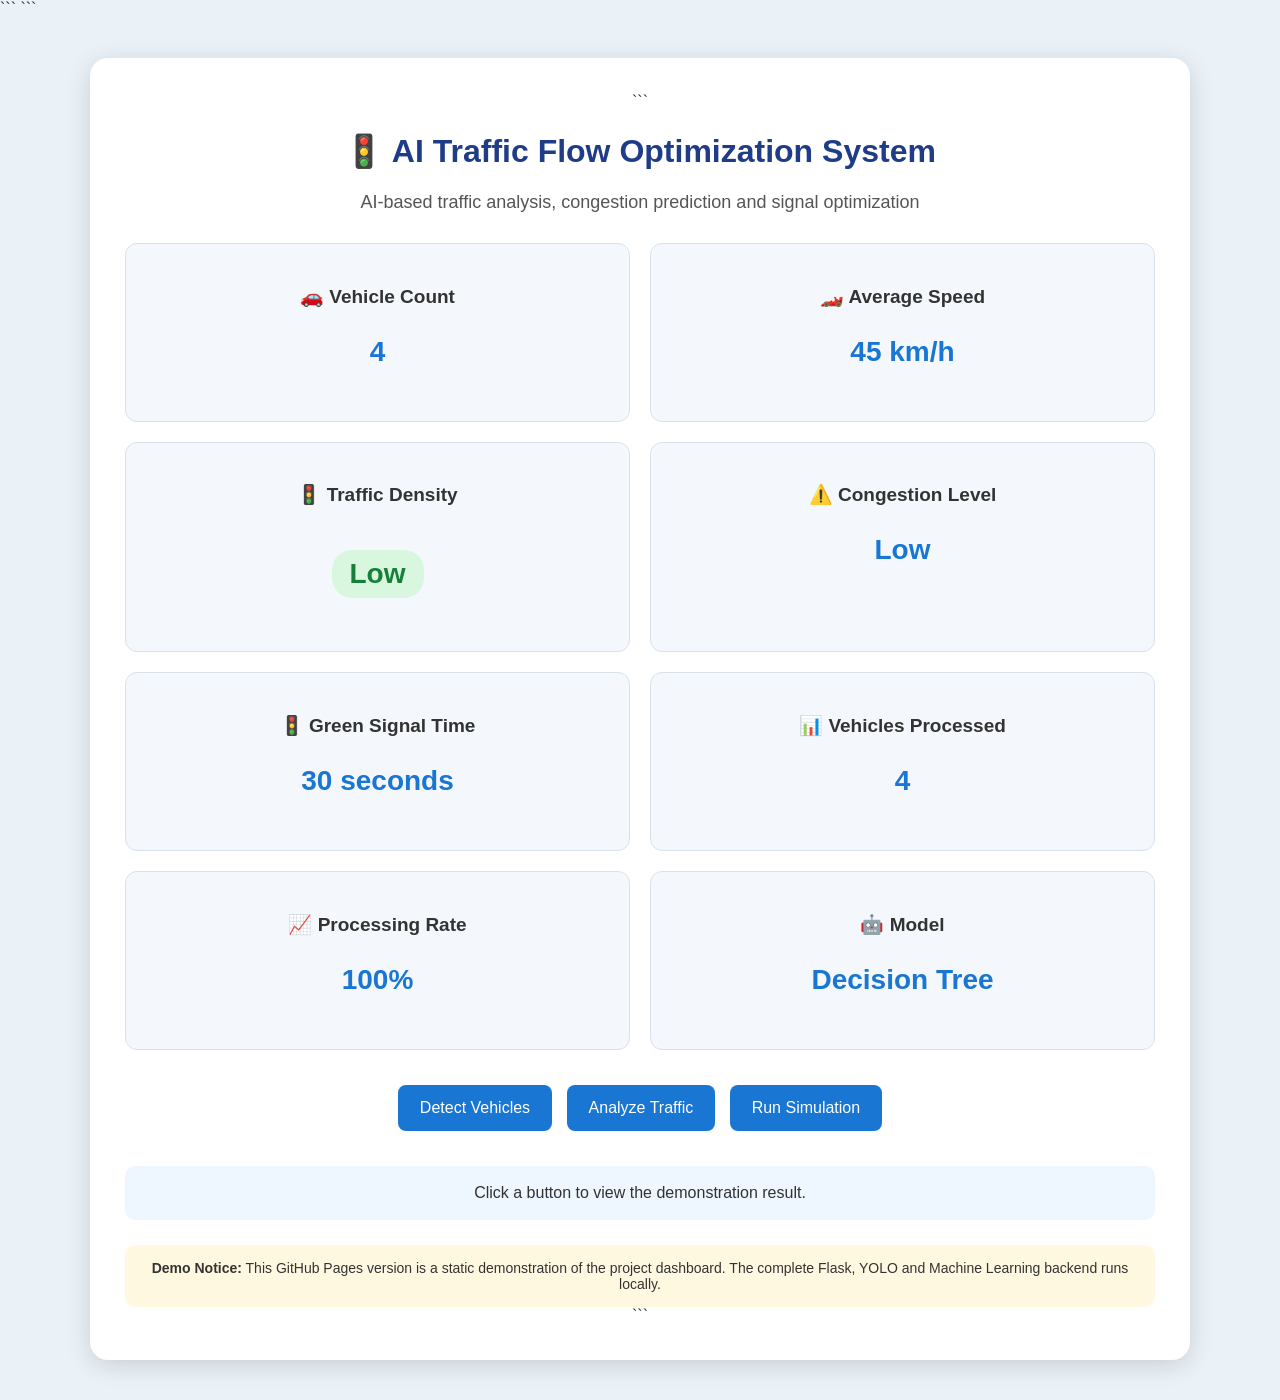
<file: index.html>
<!DOCTYPE html>

<html lang="en">
<head>
    <meta charset="UTF-8">
    <meta name="viewport" content="width=device-width, initial-scale=1.0">
    <title>AI Traffic Flow Optimization</title>

```
<style>
    * {
        box-sizing: border-box;
    }

    body {
        margin: 0;
        font-family: Arial, sans-serif;
        background: #eaf2f8;
        color: #333;
    }

    .container {
        width: 90%;
        max-width: 1100px;
        margin: 40px auto;
        padding: 35px;
        background: white;
        border-radius: 18px;
        text-align: center;
        box-shadow: 0 5px 25px rgba(0,0,0,0.15);
    }

    h1 {
        color: #1f3c88;
    }

    .subtitle {
        color: #555;
        font-size: 18px;
        margin-bottom: 30px;
    }

    .dashboard {
        display: grid;
        grid-template-columns: repeat(2, 1fr);
        gap: 20px;
    }

    .card {
        padding: 25px;
        background: #f4f8fc;
        border-radius: 12px;
        border: 1px solid #d8e2ec;
    }

    .card h2 {
        font-size: 19px;
    }

    .card p {
        font-size: 28px;
        font-weight: bold;
        color: #1976d2;
    }

    .density {
        display: inline-block;
        padding: 8px 18px;
        border-radius: 20px;
        background: #d9f7df;
        color: #16803a !important;
    }

    .buttons {
        margin: 30px 0;
    }

    button {
        padding: 14px 22px;
        margin: 5px;
        border: none;
        border-radius: 8px;
        background: #1976d2;
        color: white;
        font-size: 16px;
        cursor: pointer;
    }

    button:hover {
        background: #125ca3;
    }

    .result {
        padding: 18px;
        background: #eef6ff;
        border-radius: 10px;
        margin-top: 20px;
    }

    .note {
        margin-top: 25px;
        padding: 15px;
        background: #fff8e1;
        border-radius: 10px;
        font-size: 14px;
    }

    @media (max-width: 600px) {
        .dashboard {
            grid-template-columns: 1fr;
        }

        .container {
            width: 95%;
            padding: 20px;
        }
    }
</style>
```

</head>

<body>

<div class="container">

```
<h1>🚦 AI Traffic Flow Optimization System</h1>

<p class="subtitle">
    AI-based traffic analysis, congestion prediction and signal optimization
</p>

<div class="dashboard">

    <div class="card">
        <h2>🚗 Vehicle Count</h2>
        <p id="vehicles">4</p>
    </div>

    <div class="card">
        <h2>🏎️ Average Speed</h2>
        <p>45 km/h</p>
    </div>

    <div class="card">
        <h2>🚦 Traffic Density</h2>
        <p class="density">Low</p>
    </div>

    <div class="card">
        <h2>⚠️ Congestion Level</h2>
        <p>Low</p>
    </div>

    <div class="card">
        <h2>🚦 Green Signal Time</h2>
        <p>30 seconds</p>
    </div>

    <div class="card">
        <h2>📊 Vehicles Processed</h2>
        <p>4</p>
    </div>

    <div class="card">
        <h2>📈 Processing Rate</h2>
        <p>100%</p>
    </div>

    <div class="card">
        <h2>🤖 Model</h2>
        <p>Decision Tree</p>
    </div>

</div>

<div class="buttons">

    <button onclick="showDetection()">
        Detect Vehicles
    </button>

    <button onclick="showAnalysis()">
        Analyze Traffic
    </button>

    <button onclick="showSimulation()">
        Run Simulation
    </button>

</div>

<div id="result" class="result">
    Click a button to view the demonstration result.
</div>

<div class="note">
    <strong>Demo Notice:</strong>
    This GitHub Pages version is a static demonstration of the project dashboard.
    The complete Flask, YOLO and Machine Learning backend runs locally.
</div>
```

</div>

<script>

function showDetection() {

    document.getElementById("result").innerHTML =
        "🚗 YOLO vehicle detection demonstration: <strong>4 vehicles detected.</strong>";

}

function showAnalysis() {

    document.getElementById("result").innerHTML =
        "📊 Traffic analyzed successfully. " +
        "Traffic density: <strong>Low</strong>. " +
        "Recommended green signal time: <strong>30 seconds</strong>.";

}

function showSimulation() {

    document.getElementById("result").innerHTML =
        "🔄 Simulation: <strong>4 vehicles</strong> detected. " +
        "30 seconds of green signal processed approximately " +
        "<strong>4 vehicles</strong>. 0 vehicles remain.";

}

</script>

</body>
</html>
</file>
